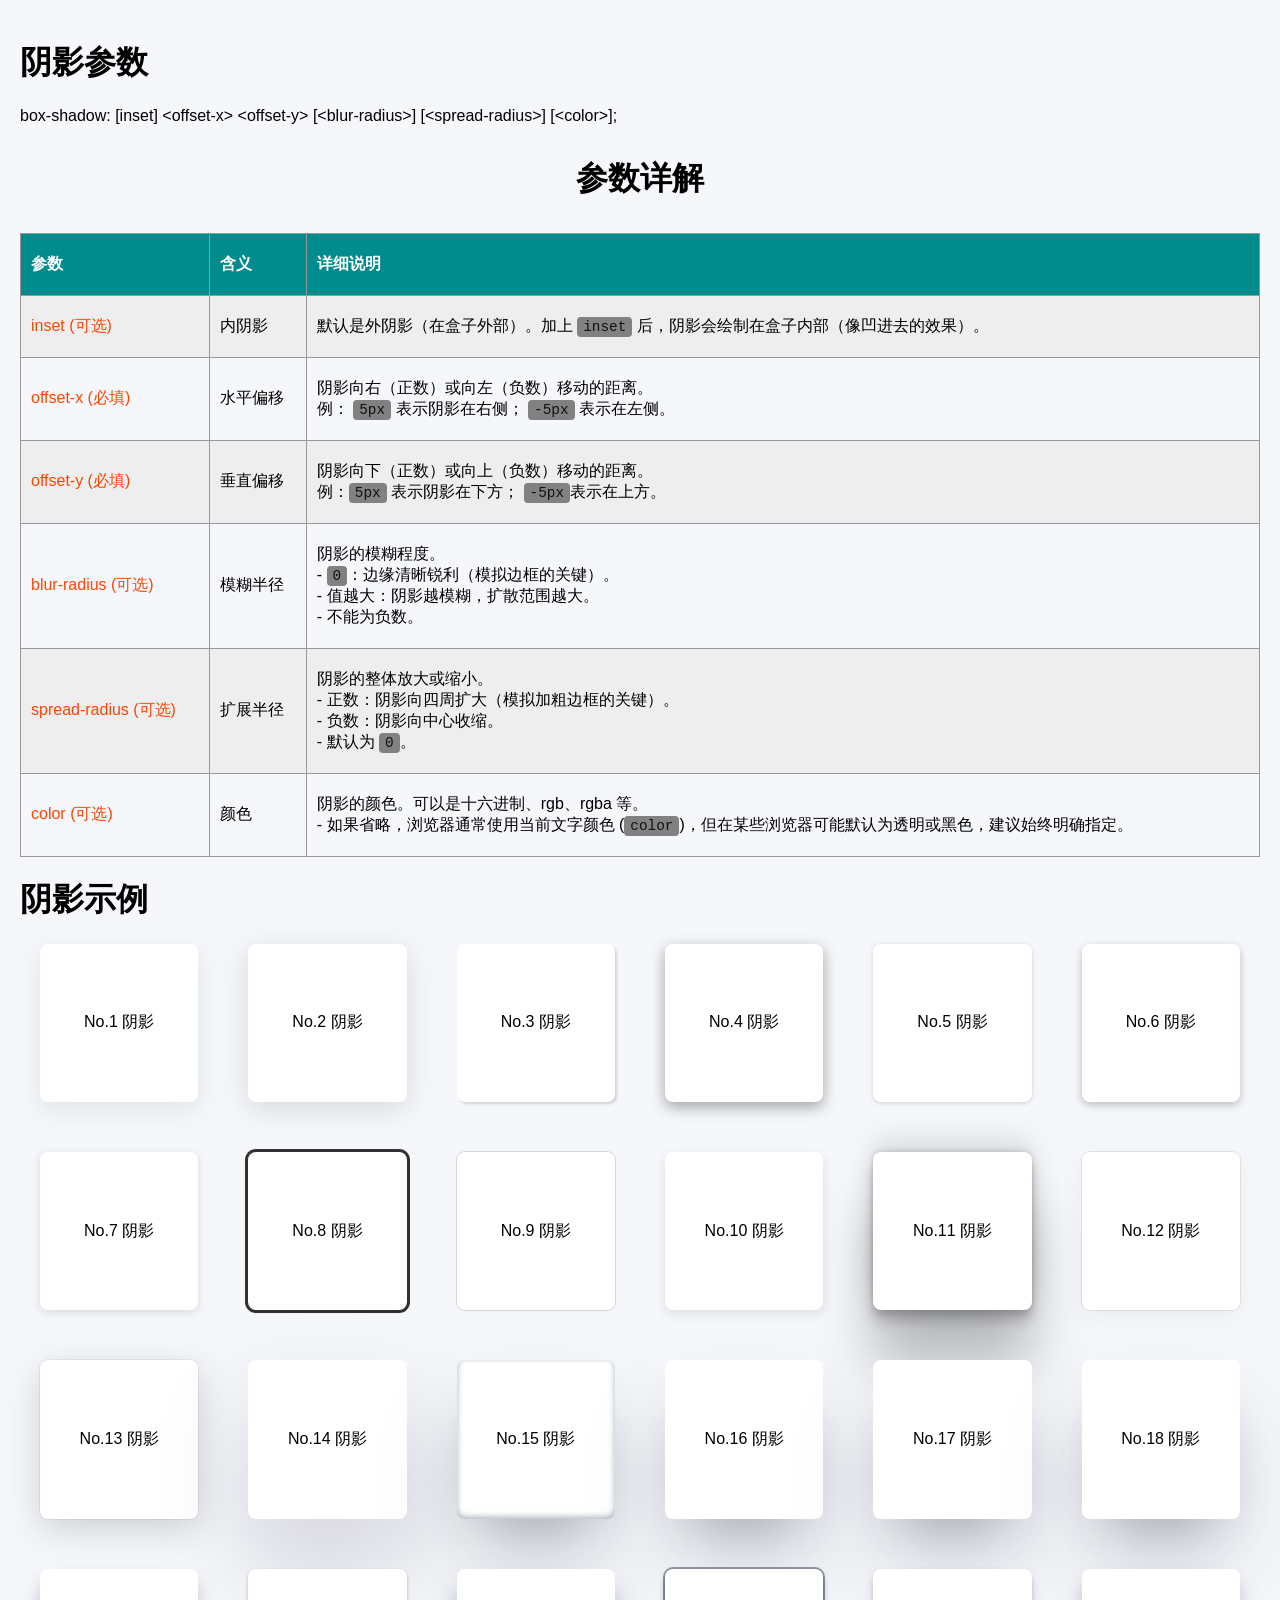
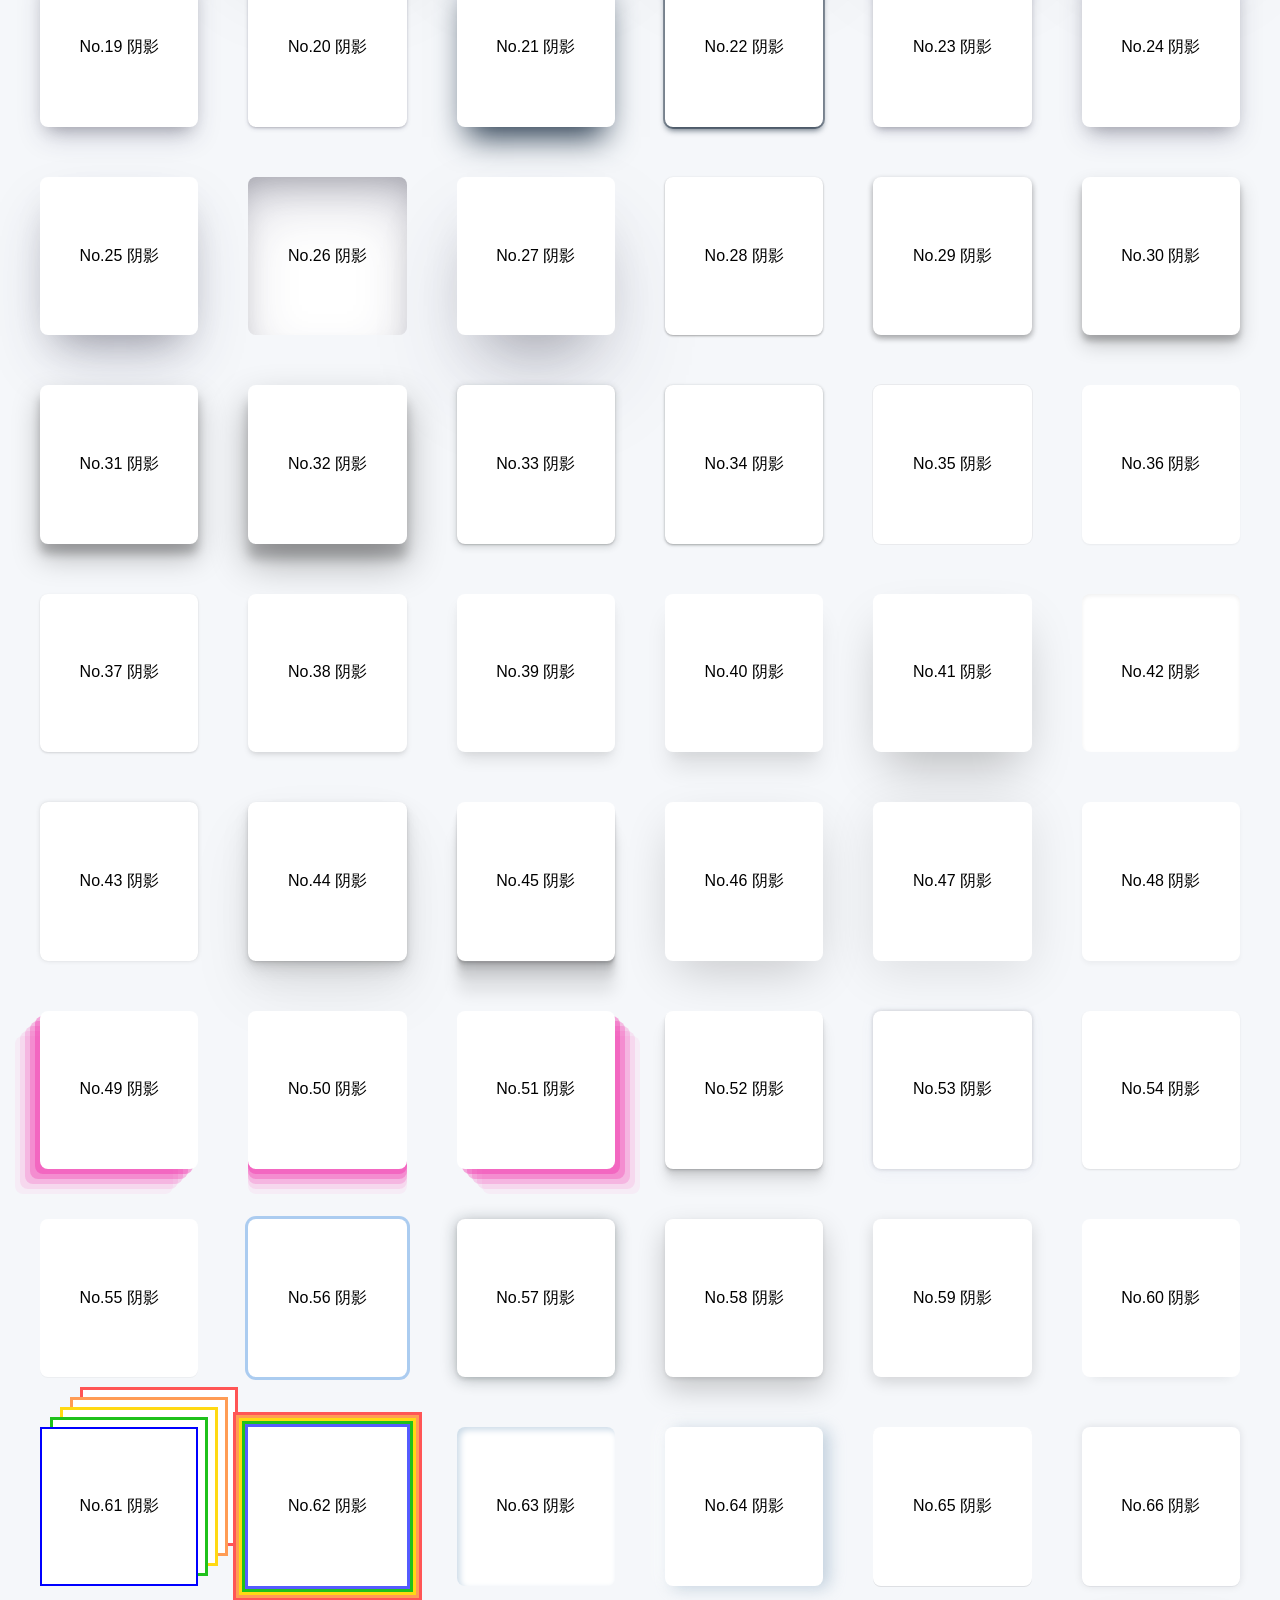
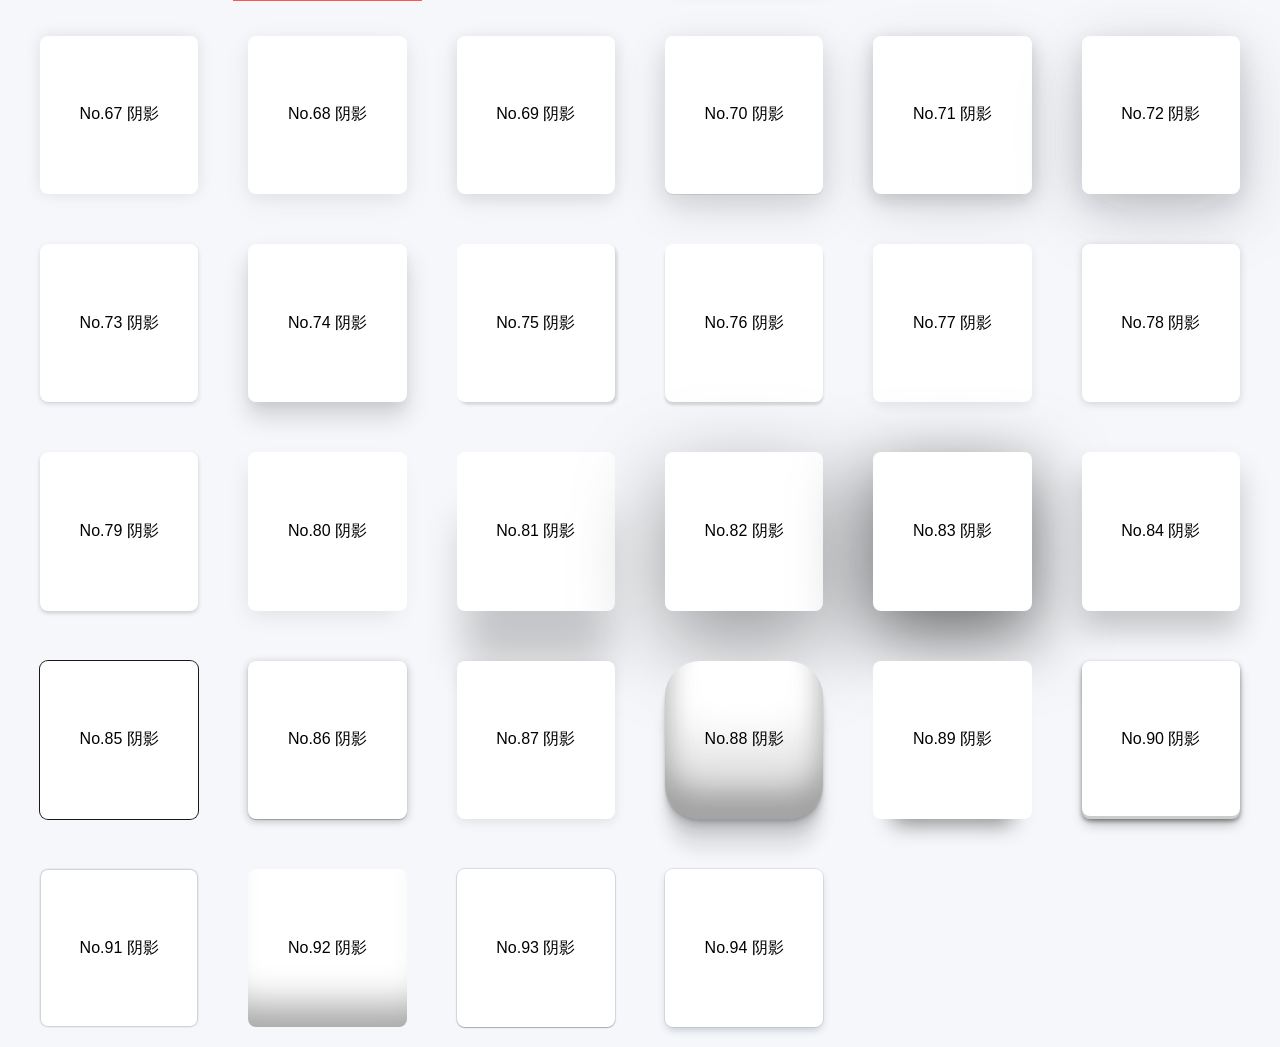
<file: index.html>
<!DOCTYPE html>
<html lang="zh-CN">
<head>
    <meta charset="UTF-8">
    <meta name="viewport" content="width=device-width, initial-scale=1.0">
    <link rel="stylesheet" href=".\shadow.css">
    <link rel="icon" type="image/svg+xml" href="favicon.svg">
    <title>阴影示例</title>
    <style>
        body {
            font-family: -apple-system, BlinkMacSystemFont, 'Segoe UI', Roboto, Oxygen, Ubuntu, Cantarell, 'Open Sans', 'Helvetica Neue', sans-serif;
            padding: 20px;
            background-color: #f5f7fa;
            margin: 0;
        }

        .cards-container {
            display: grid;
            grid-template-columns: repeat(auto-fill, minmax(150px, 1fr));
            gap: 50px;
            max-width: 1200px;
            margin: 0 auto;
        }

        .card {
            width: 100%;
            height: 100%; /* Make card square */
            aspect-ratio: 1 / 1; /* Ensure the element is a square */
            background-color: white;
            border-radius: 8px;
            position: relative;
            transition: transform 0.2s ease, box-shadow 0.2s ease;
            display: flex;
        }

        .title {
            margin: auto;
        }

        .card:hover {
            transform: translateY(-5px);
            box-shadow: 0 4px 16px rgba(0, 0, 0, 0.15);
        }

        .card.special-border {
            border: 2px solid #3498db;
        }

        /* Tooltip Styles */
        .tooltip {
            visibility: hidden;
            opacity: 0;
            position: absolute;
            top: 0;
            left: 0;
            width: 100%;
            height: 100%;
            background-color: rgba(44, 62, 80, 0.9);
            color: white;
            text-align: center;
            border-radius: 8px;
            z-index: 10;
            transition: opacity 0.3s ease, visibility 0.3s ease;
            display: flex;
            flex-direction: column;
            justify-content: center;
            align-items: center;
        }

        .card:hover .tooltip {
            visibility: visible;
            opacity: 1;
        }

        .tooltip strong,
        .copy-btn {
            user-select: none;
        }

        .tooltip-code {
            background-color: #34495e;
            padding: 8px;
            border-radius: 4px;
            margin-bottom: 10px;
            font-family: monospace;
            word-break: break-all;
            overflow-wrap: break-word;
            max-height: 60%;
            overflow-y: auto;
            width: 90%;
        }

        .copy-btn {
            background-color: #3498db;
            color: white;
            border: none;
            padding: 8px 16px;
            border-radius: 4px;
            cursor: pointer;
            font-size: 14px;
            transition: background-color 0.2s ease;
        }

        .copy-btn:hover {
            background-color: #2980b9;
        }

        .copy-btn.copied {
            background-color: #2ecc71;
        }

        .close-btn {
            position: absolute;
            top: 5px;
            right: 10px;
            cursor: pointer;
            display: none;
        }
        table{
            width: 100%;
            border-collapse: collapse;
        }

        table caption{
            font-size: 2em;
            font-weight: bold;
            margin: 1em 0;
        }

        th,td{
            border: 1px solid #999;
            text-align: left;
            padding: 20px 10px;
        }

        table thead tr{
            background-color: #008c8c;
            color: #fff;
        }

        table tbody tr:nth-child(odd){
            background-color: #eee;
        }

        table tbody tr:hover{
            background-color: #ccc;
        }

        table tbody tr td:first-child{
            color: #f40;
        }

        table tfoot tr td{
            text-align: right;
            padding-right: 20px;
        }
        code {
            background-color: #818181; /* 浅灰色背景 */
            color: #111;               /* 深色文字 */
            padding: 2px 6px;          /* 内边距 */
            border-radius: 4px;        /* 圆角 */
            font-family: Consolas, Monaco, monospace; /* 等宽字体 */
            font-size: 0.9em;          /* 略小字号 */
        }

    </style>
</head>
<body>

<h1>阴影参数</h1>
<div id="shadowparam"></div>
<table>
    <caption>参数详解</caption>
    <thead>
        <tr>
            <th>参数</th>
            <th>含义</th>
            <th>详细说明</th>
        </tr>
    </thead>
    <tr>
        <td>inset (可选)</td>
        <td>内阴影</td>
        <td>默认是外阴影（在盒子外部）。加上 <code>inset</code> 后，阴影会绘制在盒子内部（像凹进去的效果）。</td>
    </tr>
    <tr>
        <td>offset-x (必填)</td>
        <td>水平偏移</td>
        <td>阴影向右（正数）或向左（负数）移动的距离。</br>
        例： <code>5px</code> 表示阴影在右侧； <code>-5px</code> 表示在左侧。</td>
    </tr>
    <tr>
        <td>offset-y (必填)</td>
        <td>垂直偏移</td>
        <td>阴影向下（正数）或向上（负数）移动的距离。</br>
        例：<code>5px</code> 表示阴影在下方； <code>-5px</code>表示在上方。</td>
    </tr>
    <tr>
        <td>blur-radius (可选)</td>
        <td>模糊半径</td>
        <td>阴影的模糊程度。</br>
        - <code>0</code>：边缘清晰锐利（模拟边框的关键）。</br>
        - 值越大：阴影越模糊，扩散范围越大。</br>
        - 不能为负数。</td>
    </tr>
    <tr>
        <td>spread-radius (可选)</td>
        <td>扩展半径</td>
        <td>阴影的整体放大或缩小。</br>
        - 正数：阴影向四周扩大（模拟加粗边框的关键）。</br>
        - 负数：阴影向中心收缩。</br>
        - 默认为 <code>0</code>。</td>
    </tr>
    <tr>
        <td>color (可选)</td>
        <td>颜色</td>
        <td>阴影的颜色。可以是十六进制、rgb、rgba 等。</br>
        - 如果省略，浏览器通常使用当前文字颜色 (<code>color</code>)，但在某些浏览器可能默认为透明或黑色，建议始终明确指定。</td>
    </tr>
</table>

<h1>阴影示例</h1>
<div class="cards-container" id="cardsContainer"></div>

<script>
    const rawCode = 'box-shadow: [inset] <offset-x> <offset-y> [<blur-radius>] [<spread-radius>] [<color>];';

    // 2. 调用函数进行转义
    document.getElementById('shadowparam').textContent = rawCode;

    const container = document.getElementById('cardsContainer');

    // --- 配置卡片数据 ---
    // 每个对象定义一张卡片的属性
    const cardsConfig = [
        // special: true添加特殊边框
        { id: 'bshadow1', title: 'No.1 阴影', text: 'box-shadow: rgba(149, 157, 165, 0.2) 0px 8px 24px;', special: false },
        { id: 'bshadow2', title: 'No.2 阴影', text: 'box-shadow: rgba(100, 100, 111, 0.2) 0px 7px 29px 0px;', special: false },
        { id: 'bshadow3', title: 'No.3 阴影', text: 'box-shadow: rgba(0, 0, 0, 0.15) 1.95px 1.95px 2.6px;', special: false },
        { id: 'bshadow4', title: 'No.4 阴影', text: 'box-shadow: rgba(0, 0, 0, 0.35) 0px 5px 15px;', special: false },
        { id: 'bshadow5', title: 'No.5 阴影', text: 'box-shadow: rgba(0, 0, 0, 0.16) 0px 1px 4px;', special: false },
        { id: 'bshadow6', title: 'No.6 阴影', text: 'box-shadow: rgba(0, 0, 0, 0.24) 0px 3px 8px;', special: false },
        { id: 'bshadow7', title: 'No.7 阴影', text: 'box-shadow: rgba(99, 99, 99, 0.2) 0px 2px 8px 0px;', special: false },
        { id: 'bshadow8', title: 'No.8 阴影', text: 'box-shadow: rgba(0, 0, 0, 0.16) 0px 1px 4px, rgb(51, 51, 51) 0px 0px 0px 3px;', special: false },
        { id: 'bshadow9', title: 'No.9 阴影', text: 'box-shadow: rgba(0, 0, 0, 0.02) 0px 1px 3px 0px, rgba(27, 31, 35, 0.15) 0px 0px 0px 1px;', special: false },
        { id: 'bshadow10', title: 'No.10 阴影', text: 'box-shadow: rgba(0, 0, 0, 0.1) 0px 4px 12px;', special: false },
        { id: 'bshadow11', title: 'No.11 阴影', text: 'box-shadow: rgba(0, 0, 0, 0.25) 0px 54px 55px, rgba(0, 0, 0, 0.12) 0px -12px 30px, rgba(0, 0, 0, 0.12) 0px 4px 6px, rgba(0, 0, 0, 0.17) 0px 12px 13px, rgba(0, 0, 0, 0.09) 0px -3px 5px;', special: false },
        { id: 'bshadow12', title: 'No.12 阴影', text: 'box-shadow: rgba(0, 0, 0, 0.05) 0px 6px 24px 0px, rgba(0, 0, 0, 0.08) 0px 0px 0px 1px;', special: false },
        { id: 'bshadow13', title: 'No.13 阴影', text: 'box-shadow: rgba(0, 0, 0, 0.16) 0px 10px 36px 0px, rgba(0, 0, 0, 0.06) 0px 0px 0px 1px;', special: false },
        { id: 'bshadow14', title: 'No.14 阴影', text: 'box-shadow: rgba(17, 12, 46, 0.15) 0px 48px 100px 0px;', special: false },
        { id: 'bshadow15', title: 'No.15 阴影', text: 'box-shadow: rgba(50, 50, 93, 0.25) 0px 50px 100px -20px, rgba(0, 0, 0, 0.3) 0px 30px 60px -30px, rgba(10, 37, 64, 0.35) 0px -2px 6px 0px inset;', special: false },
        { id: 'bshadow16', title: 'No.16 阴影', text: 'box-shadow: rgba(255, 255, 255, 0.1) 0px 1px 1px 0px inset, rgba(50, 50, 93, 0.25) 0px 50px 100px -20px, rgba(0, 0, 0, 0.3) 0px 30px 60px -30px;', special: false },
        { id: 'bshadow17', title: 'No.17 阴影', text: 'box-shadow: rgba(50, 50, 93, 0.25) 0px 50px 100px -20px, rgba(0, 0, 0, 0.3) 0px 30px 60px -30px;', special: false },
        { id: 'bshadow18', title: 'No.18 阴影', text: 'box-shadow: rgba(50, 50, 93, 0.25) 0px 50px 100px -20px, rgba(0, 0, 0, 0.3) 0px 30px 60px -30px;', special: false },
        { id: 'bshadow19', title: 'No.19 阴影', text: 'box-shadow: rgba(50, 50, 93, 0.25) 0px 13px 27px -5px, rgba(0, 0, 0, 0.3) 0px 8px 16px -8px;', special: false },
        { id: 'bshadow20', title: 'No.20 阴影', text: 'box-shadow: rgba(50, 50, 93, 0.25) 0px 2px 5px -1px, rgba(0, 0, 0, 0.3) 0px 1px 3px -1px;', special: false },
        { id: 'bshadow21', title: 'No.21 阴影', text: 'box-shadow: rgb(38, 57, 77) 0px 20px 30px -10px;', special: false },
        { id: 'bshadow22', title: 'No.22 阴影', text: 'box-shadow: rgba(6, 24, 44, 0.4) 0px 0px 0px 2px, rgba(6, 24, 44, 0.65) 0px 4px 6px -1px, rgba(255, 255, 255, 0.08) 0px 1px 0px inset;', special: false },
        { id: 'bshadow23', title: 'No.23 阴影', text: 'box-shadow: rgba(50, 50, 93, 0.25) 0px 6px 12px -2px, rgba(0, 0, 0, 0.3) 0px 3px 7px -3px;', special: false },
        { id: 'bshadow24', title: 'No.24 阴影', text: 'box-shadow: rgba(50, 50, 93, 0.25) 0px 13px 27px -5px, rgba(0, 0, 0, 0.3) 0px 8px 16px -8px;', special: false },
        { id: 'bshadow25', title: 'No.25 阴影', text: 'box-shadow: rgba(50, 50, 93, 0.25) 0px 30px 60px -12px, rgba(0, 0, 0, 0.3) 0px 18px 36px -18px;', special: false },
        { id: 'bshadow26', title: 'No.26 阴影', text: 'box-shadow: rgba(50, 50, 93, 0.25) 0px 30px 60px -12px inset, rgba(0, 0, 0, 0.3) 0px 18px 36px -18px inset;', special: false },
        { id: 'bshadow27', title: 'No.27 阴影', text: 'box-shadow: rgba(50, 50, 93, 0.25) 0px 50px 100px -20px, rgba(0, 0, 0, 0.3) 0px 30px 60px -30px;', special: false },
        { id: 'bshadow28', title: 'No.28 阴影', text: 'box-shadow: rgba(0, 0, 0, 0.12) 0px 1px 3px, rgba(0, 0, 0, 0.24) 0px 1px 2px;', special: false },
        { id: 'bshadow29', title: 'No.29 阴影', text: 'box-shadow: rgba(0, 0, 0, 0.16) 0px 3px 6px, rgba(0, 0, 0, 0.23) 0px 3px 6px;', special: false },
        { id: 'bshadow30', title: 'No.30 阴影', text: 'box-shadow: rgba(0, 0, 0, 0.19) 0px 10px 20px, rgba(0, 0, 0, 0.23) 0px 6px 6px;', special: false },
        { id: 'bshadow31', title: 'No.31 阴影', text: 'box-shadow: rgba(0, 0, 0, 0.25) 0px 14px 28px, rgba(0, 0, 0, 0.22) 0px 10px 10px;', special: false },
        { id: 'bshadow32', title: 'No.32 阴影', text: 'box-shadow: rgba(0, 0, 0, 0.3) 0px 19px 38px, rgba(0, 0, 0, 0.22) 0px 15px 12px;', special: false },
        { id: 'bshadow33', title: 'No.33 阴影', text: 'box-shadow: rgba(60, 64, 67, 0.3) 0px 1px 2px 0px, rgba(60, 64, 67, 0.15) 0px 2px 6px 2px;', special: false },
        { id: 'bshadow34', title: 'No.34 阴影', text: 'box-shadow: rgba(60, 64, 67, 0.3) 0px 1px 2px 0px, rgba(60, 64, 67, 0.15) 0px 1px 3px 1px;', special: false },
        { id: 'bshadow35', title: 'No.35 阴影', text: 'box-shadow: rgba(0, 0, 0, 0.05) 0px 0px 0px 1px;', special: false },
        { id: 'bshadow36', title: 'No.36 阴影', text: 'box-shadow: rgba(0, 0, 0, 0.05) 0px 1px 2px 0px;', special: false },
        { id: 'bshadow37', title: 'No.37 阴影', text: 'box-shadow: rgba(0, 0, 0, 0.1) 0px 1px 3px 0px, rgba(0, 0, 0, 0.06) 0px 1px 2px 0px;', special: false },
        { id: 'bshadow38', title: 'No.38 阴影', text: 'box-shadow: rgba(0, 0, 0, 0.1) 0px 4px 6px -1px, rgba(0, 0, 0, 0.06) 0px 2px 4px -1px;', special: false },
        { id: 'bshadow39', title: 'No.39 阴影', text: 'box-shadow: rgba(0, 0, 0, 0.1) 0px 10px 15px -3px, rgba(0, 0, 0, 0.05) 0px 4px 6px -2px;', special: false },
        { id: 'bshadow40', title: 'No.40 阴影', text: 'box-shadow: rgba(0, 0, 0, 0.1) 0px 20px 25px -5px, rgba(0, 0, 0, 0.04) 0px 10px 10px -5px;', special: false },
        { id: 'bshadow41', title: 'No.41 阴影', text: 'box-shadow: rgba(0, 0, 0, 0.25) 0px 25px 50px -12px;', special: false },
        { id: 'bshadow42', title: 'No.42 阴影', text: 'box-shadow: rgba(0, 0, 0, 0.06) 0px 2px 4px 0px inset;', special: false },
        { id: 'bshadow43', title: 'No.43 阴影', text: 'box-shadow: rgba(0, 0, 0, 0.1) 0px 0px 5px 0px, rgba(0, 0, 0, 0.1) 0px 0px 1px 0px;', special: false },
        { id: 'bshadow44', title: 'No.44 阴影', text: 'box-shadow: rgba(0, 0, 0, 0.07) 0px 1px 2px, rgba(0, 0, 0, 0.07) 0px 2px 4px, rgba(0, 0, 0, 0.07) 0px 4px 8px, rgba(0, 0, 0, 0.07) 0px 8px 16px, rgba(0, 0, 0, 0.07) 0px 16px 32px, rgba(0, 0, 0, 0.07) 0px 32px 64px;', special: false },
        { id: 'bshadow45', title: 'No.45 阴影', text: 'box-shadow: rgba(0, 0, 0, 0.09) 0px 2px 1px, rgba(0, 0, 0, 0.09) 0px 4px 2px, rgba(0, 0, 0, 0.09) 0px 8px 4px, rgba(0, 0, 0, 0.09) 0px 16px 8px, rgba(0, 0, 0, 0.09) 0px 32px 16px;', special: false },
        { id: 'bshadow46', title: 'No.46 阴影', text: 'box-shadow: rgba(0, 0, 0, 0.2) 0px 18px 50px -10px;', special: false },
        { id: 'bshadow47', title: 'No.47 阴影', text: 'box-shadow: rgba(0, 0, 0, 0.1) 0px 10px 50px;', special: false },
        { id: 'bshadow48', title: 'No.48 阴影', text: 'box-shadow: rgba(0, 0, 0, 0.04) 0px 3px 5px;', special: false },
        { id: 'bshadow49', title: 'No.49 阴影', text: 'box-shadow: rgba(240, 46, 170, 0.4) -5px 5px, rgba(240, 46, 170, 0.3) -10px 10px, rgba(240, 46, 170, 0.2) -15px 15px, rgba(240, 46, 170, 0.1) -20px 20px, rgba(240, 46, 170, 0.05) -25px 25px;', special: false },
        { id: 'bshadow50', title: 'No.50 阴影', text: 'box-shadow: rgba(240, 46, 170, 0.4) 0px 5px, rgba(240, 46, 170, 0.3) 0px 10px, rgba(240, 46, 170, 0.2) 0px 15px, rgba(240, 46, 170, 0.1) 0px 20px, rgba(240, 46, 170, 0.05) 0px 25px;', special: false },
        { id: 'bshadow51', title: 'No.51 阴影', text: 'box-shadow: rgba(240, 46, 170, 0.4) 5px 5px, rgba(240, 46, 170, 0.3) 10px 10px, rgba(240, 46, 170, 0.2) 15px 15px, rgba(240, 46, 170, 0.1) 20px 20px, rgba(240, 46, 170, 0.05) 25px 25px;', special: false },
        { id: 'bshadow52', title: 'No.52 阴影', text: 'box-shadow: rgba(0, 0, 0, 0.07) 0px 1px 1px, rgba(0, 0, 0, 0.07) 0px 2px 2px, rgba(0, 0, 0, 0.07) 0px 4px 4px, rgba(0, 0, 0, 0.07) 0px 8px 8px, rgba(0, 0, 0, 0.07) 0px 16px 16px;', special: false },
        { id: 'bshadow53', title: 'No.53 阴影', text: 'box-shadow: rgba(67, 71, 85, 0.27) 0px 0px 0.25em, rgba(90, 125, 188, 0.05) 0px 0.25em 1em;', special: false },
        { id: 'bshadow54', title: 'No.54 阴影', text: 'box-shadow: rgba(0, 0, 0, 0.1) 0px 1px 2px 0px;', special: false },
        { id: 'bshadow55', title: 'No.55 阴影', text: 'box-shadow: rgba(27, 31, 35, 0.04) 0px 1px 0px, rgba(255, 255, 255, 0.25) 0px 1px 0px inset;', special: false },
        { id: 'bshadow56', title: 'No.56 阴影', text: 'box-shadow: rgba(3, 102, 214, 0.3) 0px 0px 0px 3px;', special: false },
        { id: 'bshadow57', title: 'No.57 阴影', text: 'box-shadow: rgba(14, 30, 37, 0.12) 0px 2px 4px 0px, rgba(14, 30, 37, 0.32) 0px 2px 16px 0px;', special: false },
        { id: 'bshadow58', title: 'No.58 阴影', text: 'box-shadow: rgba(0, 0, 0, 0.2) 0px 12px 28px 0px, rgba(0, 0, 0, 0.1) 0px 2px 4px 0px, rgba(255, 255, 255, 0.05) 0px 0px 0px 1px inset;', special: false },
        { id: 'bshadow59', title: 'No.59 阴影', text: 'box-shadow: rgba(0, 0, 0, 0.15) 0px 5px 15px 0px;', special: false },
        { id: 'bshadow60', title: 'No.60 阴影', text: 'box-shadow: rgba(33, 35, 38, 0.1) 0px 10px 10px -10px;', special: false },
        { id: 'bshadow61', title: 'No.61 阴影', text: 'box-shadow: blue 0px 0px 0px 2px inset, rgb(255, 255, 255) 10px -10px 0px -3px, rgb(31, 193, 27) 10px -10px, rgb(255, 255, 255) 20px -20px 0px -3px, rgb(255, 217, 19) 20px -20px, rgb(255, 255, 255) 30px -30px 0px -3px, rgb(255, 156, 85) 30px -30px, rgb(255, 255, 255) 40px -40px 0px -3px, rgb(255, 85, 85) 40px -40px; border-radius: 0px;', special: false },
        { id: 'bshadow62', title: 'No.62 阴影', text: 'box-shadow: rgb(85, 91, 255) 0px 0px 0px 3px, rgb(31, 193, 27) 0px 0px 0px 6px, rgb(255, 217, 19) 0px 0px 0px 9px, rgb(255, 156, 85) 0px 0px 0px 12px, rgb(255, 85, 85) 0px 0px 0px 15px; border-radius: 0px;', special: false },
        { id: 'bshadow63', title: 'No.63 阴影', text: 'box-shadow: rgb(204, 219, 232) 3px 3px 6px 0px inset, rgba(255, 255, 255, 0.5) -3px -3px 6px 1px inset;', special: false },
        { id: 'bshadow64', title: 'No.64 阴影', text: 'box-shadow: rgba(136, 165, 191, 0.48) 6px 2px 16px 0px, rgba(255, 255, 255, 0.8) -6px -2px 16px 0px;', special: false },
        { id: 'bshadow65', title: 'No.65 阴影', text: 'box-shadow: rgba(17, 17, 26, 0.1) 0px 1px 0px;', special: false },
        { id: 'bshadow66', title: 'No.66 阴影', text: 'box-shadow: rgba(17, 17, 26, 0.05) 0px 1px 0px, rgba(17, 17, 26, 0.1) 0px 0px 8px;', special: false },
        { id: 'bshadow67', title: 'No.67 阴影', text: 'box-shadow: rgba(17, 17, 26, 0.1) 0px 0px 16px;', special: false },
        { id: 'bshadow68', title: 'No.68 阴影', text: 'box-shadow: rgba(17, 17, 26, 0.05) 0px 4px 16px, rgba(17, 17, 26, 0.05) 0px 8px 32px;', special: false },
        { id: 'bshadow69', title: 'No.69 阴影', text: 'box-shadow: rgba(17, 17, 26, 0.1) 0px 4px 16px, rgba(17, 17, 26, 0.05) 0px 8px 32px;', special: false },
        { id: 'bshadow70', title: 'No.70 阴影', text: 'box-shadow: rgba(17, 17, 26, 0.1) 0px 1px 0px, rgba(17, 17, 26, 0.1) 0px 8px 24px, rgba(17, 17, 26, 0.1) 0px 16px 48px;', special: false },
        { id: 'bshadow71', title: 'No.71 阴影', text: 'box-shadow: rgba(17, 17, 26, 0.1) 0px 4px 16px, rgba(17, 17, 26, 0.1) 0px 8px 24px, rgba(17, 17, 26, 0.1) 0px 16px 56px;', special: false },
        { id: 'bshadow72', title: 'No.72 阴影', text: 'box-shadow: rgba(17, 17, 26, 0.1) 0px 8px 24px, rgba(17, 17, 26, 0.1) 0px 16px 56px, rgba(17, 17, 26, 0.1) 0px 24px 80px;', special: false },
        { id: 'bshadow73', title: 'No.73 阴影', text: 'box-shadow: rgba(50, 50, 105, 0.15) 0px 2px 5px 0px, rgba(0, 0, 0, 0.05) 0px 1px 1px 0px;', special: false },
        { id: 'bshadow74', title: 'No.74 阴影', text: 'box-shadow: rgba(0, 0, 0, 0.15) 0px 15px 25px, rgba(0, 0, 0, 0.05) 0px 5px 10px;', special: false },
        { id: 'bshadow75', title: 'No.75 阴影', text: 'box-shadow: rgba(0, 0, 0, 0.15) 2.4px 2.4px 3.2px;', special: false },
        { id: 'bshadow76', title: 'No.76 阴影', text: 'box-shadow: rgba(0, 0, 0, 0.15) 0px 3px 3px 0px;', special: false },
        { id: 'bshadow77', title: 'No.77 阴影', text: 'box-shadow: rgba(0, 0, 0, 0.08) 0px 4px 12px;', special: false },
        { id: 'bshadow78', title: 'No.78 阴影', text: 'box-shadow: rgba(0, 0, 0, 0.15) 0px 2px 8px;', special: false },
        { id: 'bshadow79', title: 'No.79 阴影', text: 'box-shadow: rgba(0, 0, 0, 0.18) 0px 2px 4px;', special: false },
        { id: 'bshadow80', title: 'No.80 阴影', text: 'box-shadow: rgba(0, 0, 0, 0.1) -4px 9px 25px -6px;', special: false },
        { id: 'bshadow81', title: 'No.81 阴影', text: 'box-shadow: rgba(0, 0, 0, 0.2) 0px 60px 40px -7px;', special: false },
        { id: 'bshadow82', title: 'No.82 阴影', text: 'box-shadow: rgba(0, 0, 0, 0.4) 0px 30px 90px;', special: false },
        { id: 'bshadow83', title: 'No.83 阴影', text: 'box-shadow: rgba(0, 0, 0, 0.56) 0px 22px 70px 4px;', special: false },
        { id: 'bshadow84', title: 'No.84 阴影', text: 'box-shadow: rgba(0, 0, 0, 0.2) 0px 20px 30px;', special: false },
        { id: 'bshadow85', title: 'No.85 阴影', text: 'box-shadow: rgba(255, 255, 255, 0.2) 0px 0px 0px 1px inset, rgba(0, 0, 0, 0.9) 0px 0px 0px 1px;', special: false },
        { id: 'bshadow86', title: 'No.86 阴影', text: 'box-shadow: rgba(0, 0, 0, 0.25) 0px 0.0625em 0.0625em, rgba(0, 0, 0, 0.25) 0px 0.125em 0.5em, rgba(255, 255, 255, 0.1) 0px 0px 0px 1px inset;', special: false },
        { id: 'bshadow87', title: 'No.87 阴影', text: 'box-shadow: rgba(0, 0, 0, 0.09) 0px 3px 12px;', special: false },
        { id: 'bshadow88', title: 'No.88 阴影', text: 'box-shadow: rgba(0, 0, 0, 0.17) 0px -23px 25px 0px inset, rgba(0, 0, 0, 0.15) 0px -36px 30px 0px inset, rgba(0, 0, 0, 0.1) 0px -79px 40px 0px inset, rgba(0, 0, 0, 0.06) 0px 2px 1px, rgba(0, 0, 0, 0.09) 0px 4px 2px, rgba(0, 0, 0, 0.09) 0px 8px 4px, rgba(0, 0, 0, 0.09) 0px 16px 8px, rgba(0, 0, 0, 0.09) 0px 32px 16px; border-radius: 35px;', special: false },
        { id: 'bshadow89', title: 'No.89 阴影', text: 'box-shadow: rgba(0, 0, 0, 0.45) 0px 25px 20px -20px;', special: false },
        { id: 'bshadow90', title: 'No.90 阴影', text: 'box-shadow: rgba(0, 0, 0, 0.4) 0px 2px 4px, rgba(0, 0, 0, 0.3) 0px 7px 13px -3px, rgba(0, 0, 0, 0.2) 0px -3px 0px inset;', special: false },
        { id: 'bshadow91', title: 'No.91 阴影', text: 'box-shadow: rgba(0, 0, 0, 0.05) 0px 0px 0px 1px, rgb(209, 213, 219) 0px 0px 0px 1px inset;', special: false },
        { id: 'bshadow92', title: 'No.92 阴影', text: 'box-shadow: rgba(0, 0, 0, 0.35) 0px -50px 36px -28px inset;', special: false },
        { id: 'bshadow93', title: 'No.93 阴影', text: 'box-shadow: rgba(9, 30, 66, 0.25) 0px 1px 1px, rgba(9, 30, 66, 0.13) 0px 0px 1px 1px;', special: false },
        { id: 'bshadow94', title: 'No.94 阴影', text: 'box-shadow: rgba(9, 30, 66, 0.25) 0px 4px 8px -2px, rgba(9, 30, 66, 0.08) 0px 0px 0px 1px;', special: false }
        // 可以继续添加更多卡片配置...
    ];

    // --- 批量生成卡片 ---
    cardsConfig.forEach(config => {
        // 生成card div
        const cardDiv = document.createElement('div');
        cardDiv.className = 'card';
        cardDiv.id = config.id;

        // 创建特殊边框
        if (config.special) {
            cardDiv.classList.add('special-border');
        }

        // 创建标题
        cardDiv.innerHTML += `
            <div class="title">${config.title}</div>
        `;


        // 创建关闭按钮（保留此元素，以防未来需要）
        const closeBtn = document.createElement('span');
        closeBtn.className = 'close-btn';
        closeBtn.textContent = '×';
        cardDiv.appendChild(closeBtn);

        // 生成CSS代码字符串
        let cssCodeString = `${config.text}`;
        /*let cssCodeString = `${config.id} { width: 100%; height: 100%; aspect-ratio: 1 / 1; background-color: white; border-radius: 8px; box-shadow: 0 2px 8px rgba(0, 0, 0, 0.1);`;
        if (config.special) {
            cssCodeString += " border: 2px solid #3498db;";
        }
        cssCodeString += " }";*/

        // 格式化用于显示的CSS代码
        let formattedCssCode = `${config.text}`;
        /*
        let formattedCssCode = `${config.id} {<br>&nbsp;&nbsp;width: 100%;<br>&nbsp;&nbsp;height: 100%;<br>&nbsp;&nbsp;aspect-ratio: 1 / 1;<br>&nbsp;&nbsp;background-color: white;<br>&nbsp;&nbsp;border-radius: 8px;<br>&nbsp;&nbsp;box-shadow: 0 2px 8px rgba(0, 0, 0, 0.1);`;
        if (config.special) {
            formattedCssCode += "<br>&nbsp;&nbsp;border: 2px solid #3498db;";
        }
        formattedCssCode += "<br>}";*/

        // 创建提示框HTML
        cardDiv.innerHTML += `
            <div class="tooltip">
                <strong>CSS 代码:</strong>
                <div class="tooltip-code">${formattedCssCode}</div>
                <button class="copy-btn" data-target="${cssCodeString}">复制代码</button>
            </div>
        `;

        console.log(cardDiv);

        container.appendChild(cardDiv);
    });

    // --- 为所有复制按钮添加事件监听器 ---
    // 使用事件委托，只需在父容器上绑定一次事件
    container.addEventListener('click', function(event) {
        if (event.target.classList.contains('copy-btn')) {
            const targetCode = event.target.getAttribute('data-target');
            navigator.clipboard.writeText(targetCode).then(() => {
                // 提供反馈
                const originalText = event.target.textContent;
                event.target.textContent = '已复制!';
                event.target.classList.add('copied');

                setTimeout(() => {
                    event.target.textContent = originalText;
                    event.target.classList.remove('copied');
                }, 2000);
            }).catch(err => {
                console.error('无法复制文本: ', err);
                alert('复制失败，请手动选择文本。');
            });
        }
    });

    // --- 可选：为关闭按钮添加功能 ---
    // 同样使用事件委托
    container.addEventListener('click', function(event) {
        if (event.target.classList.contains('close-btn')) {
            event.target.closest('.card').remove(); // 直接移除卡片
        }
    });

    function escapeHtml(text) {
        if (typeof text !== 'string') {
            return String(text); // 如果不是字符串，先强制转换
        }
        
        return text.replace(/[&<>"']/g, function(match) {
            switch (match) {
                case '&': return '&amp;';
                case '<': return '&lt;';
                case '>': return '&gt;';
                case '"': return '&quot;';
                case "'": return '&#39;'; // 或 &apos; (但在某些旧浏览器中 &#39; 兼容性更好)
                default: return match;
            }
        });
    }
</script>

</body>

</html>
</file>
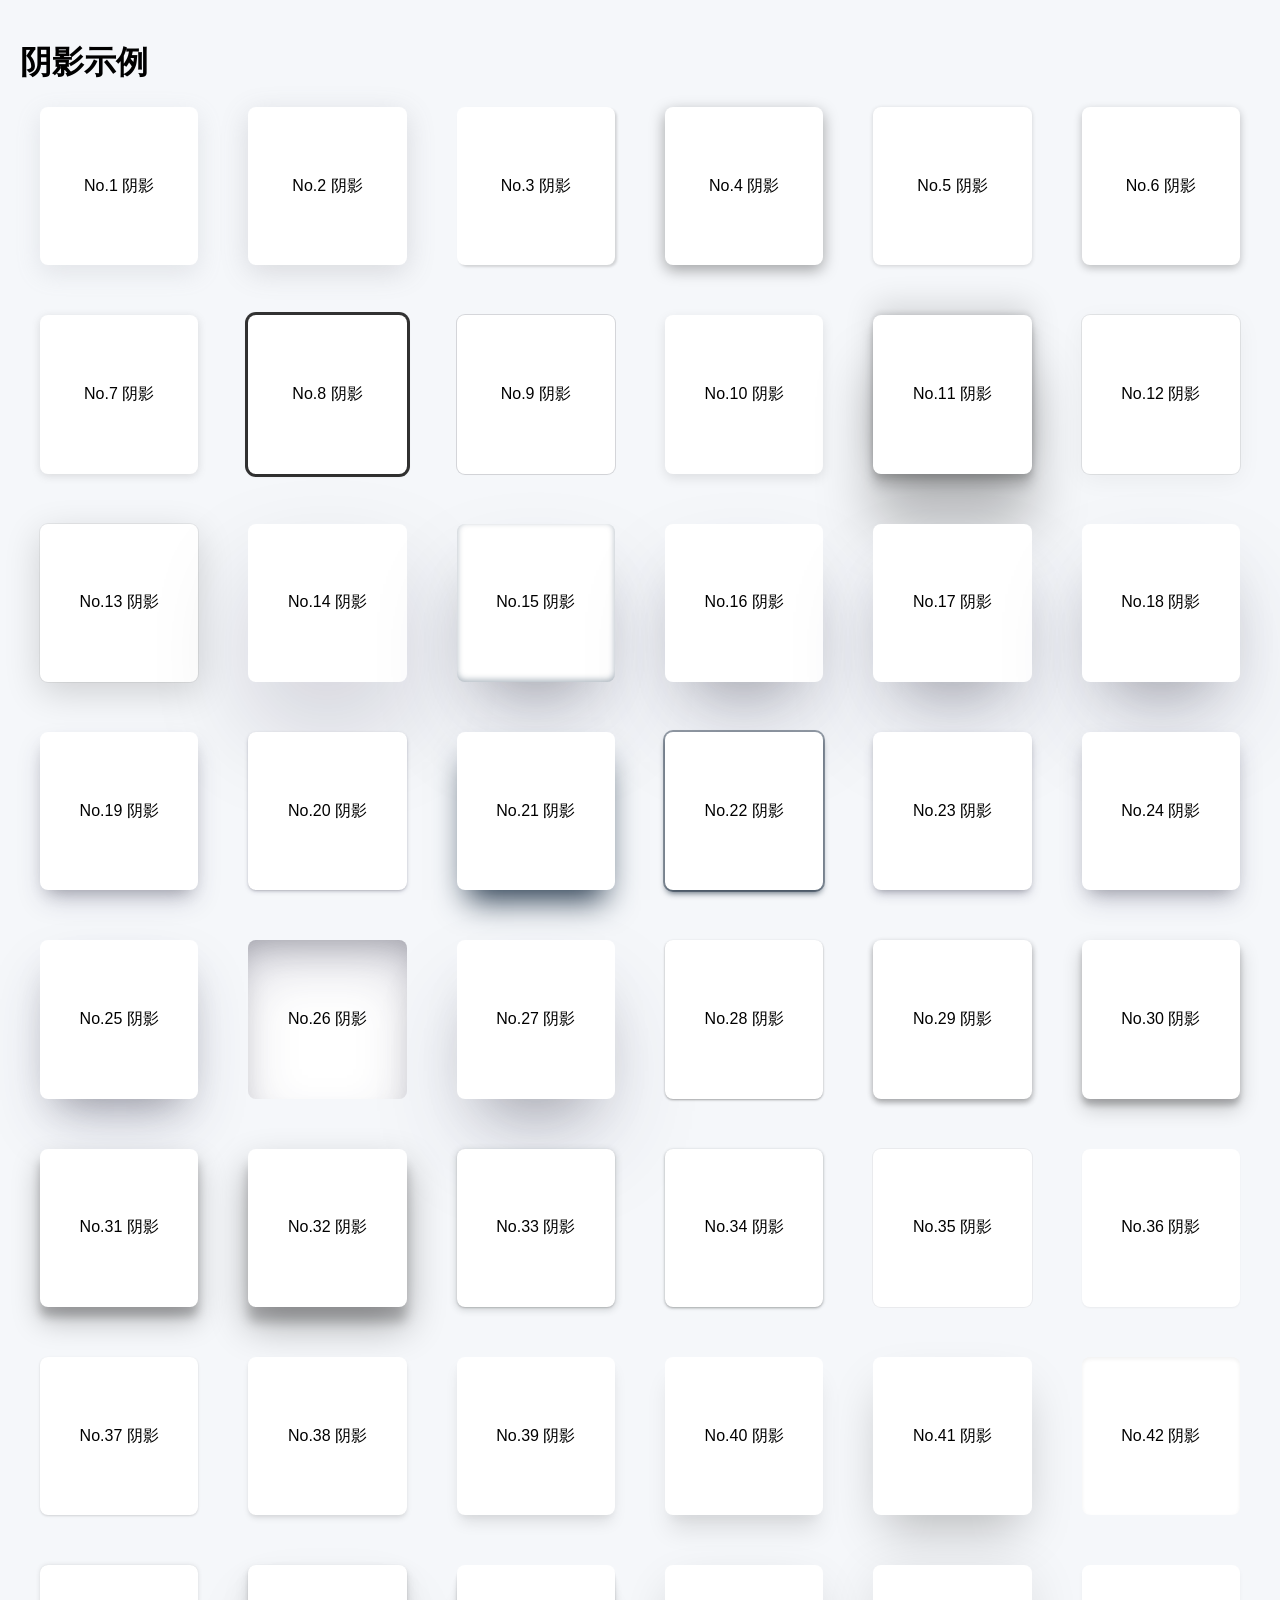
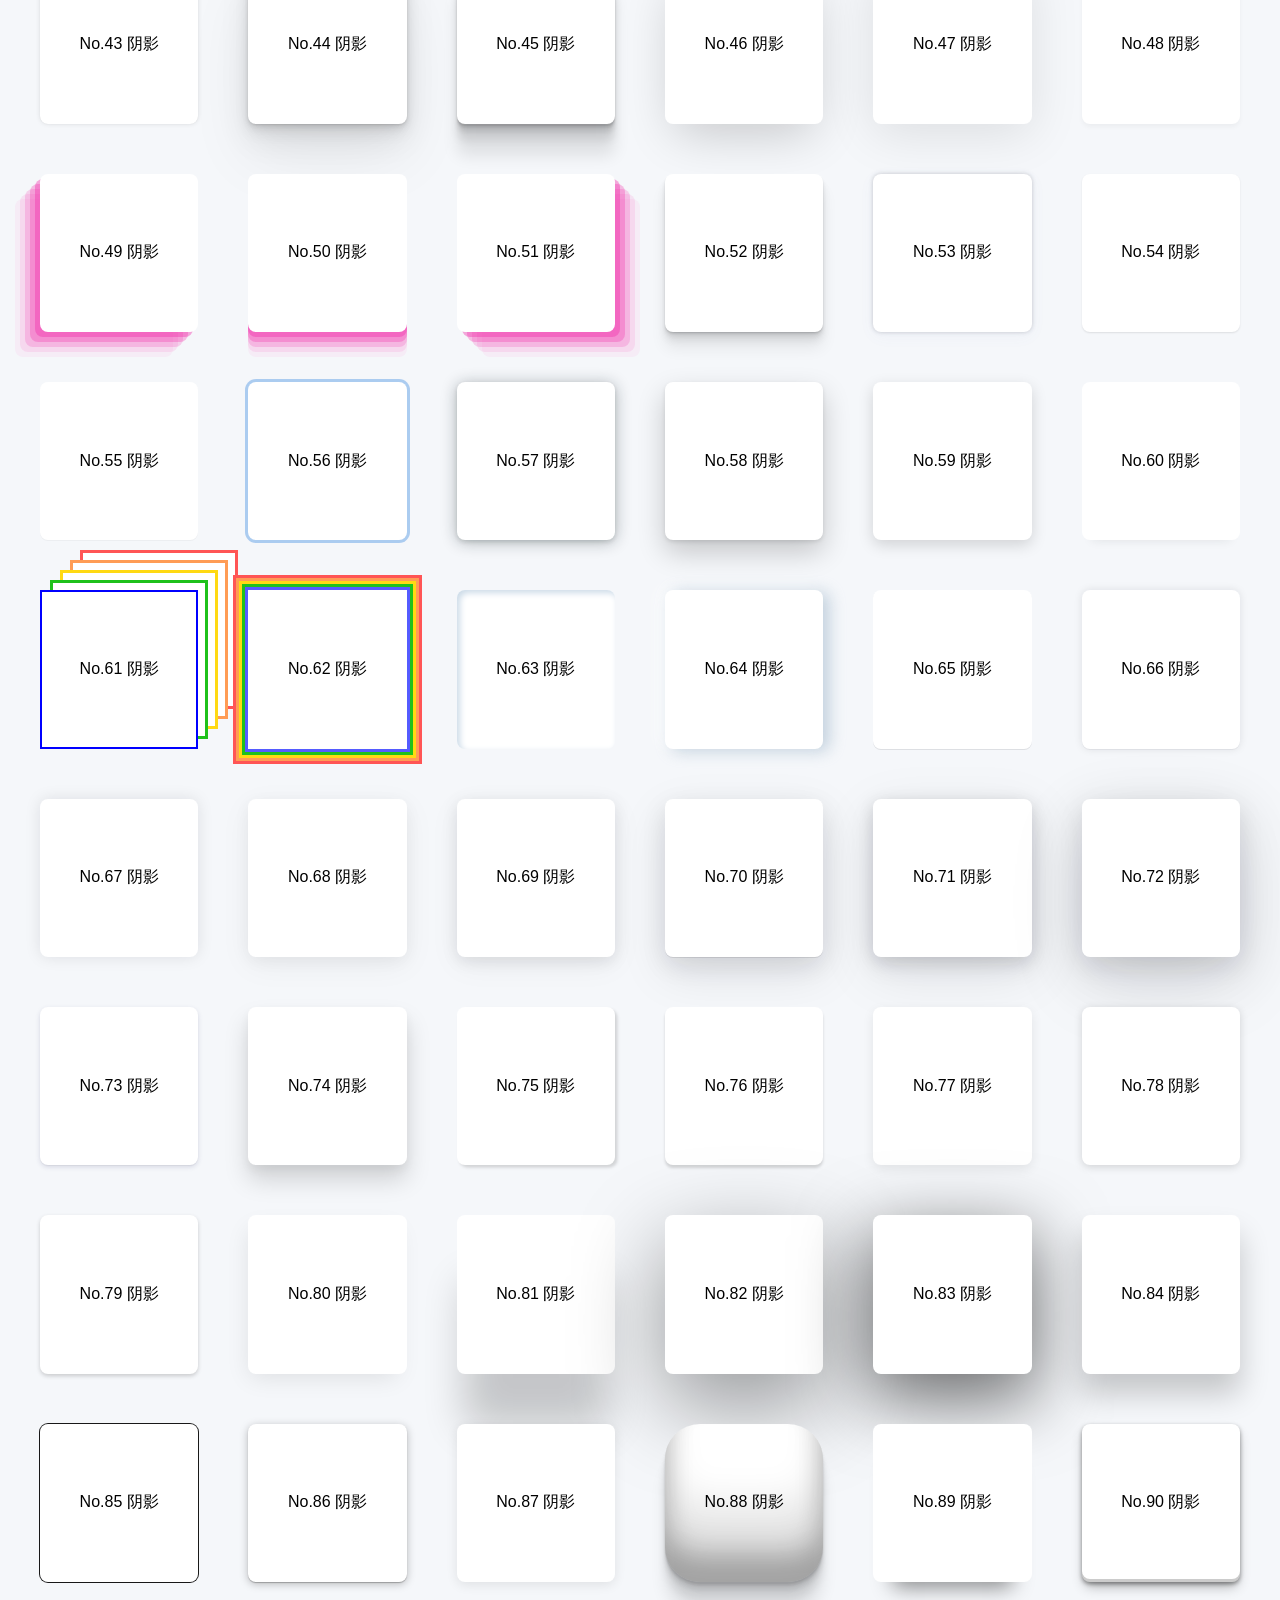
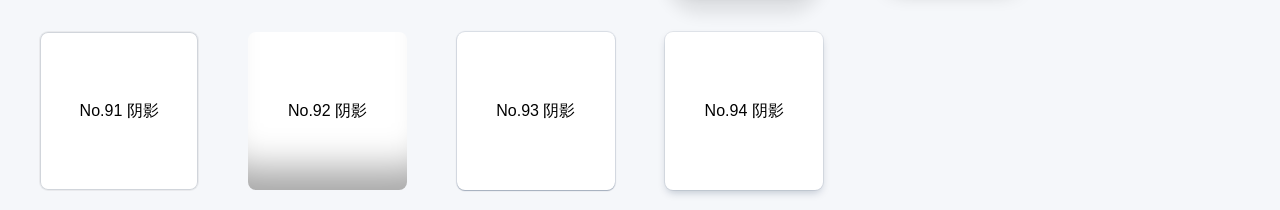
<file: shadowbox.html>
<!DOCTYPE html>
<html lang="zh-CN">
<head>
    <meta charset="UTF-8">
    <meta name="viewport" content="width=device-width, initial-scale=1.0">
    <link rel="stylesheet" href=".\shadow.css">
    <link rel="icon" type="image/svg+xml" href="favicon.svg">
    <title>阴影示例</title>
    <style>
        body {
            font-family: -apple-system, BlinkMacSystemFont, 'Segoe UI', Roboto, Oxygen, Ubuntu, Cantarell, 'Open Sans', 'Helvetica Neue', sans-serif;
            padding: 20px;
            background-color: #f5f7fa;
            margin: 0;
        }

        .cards-container {
            display: grid;
            grid-template-columns: repeat(auto-fill, minmax(150px, 1fr));
            gap: 50px;
            max-width: 1200px;
            margin: 0 auto;
        }

        .card {
            width: 100%;
            height: 100%; /* Make card square */
            aspect-ratio: 1 / 1; /* Ensure the element is a square */
            background-color: white;
            border-radius: 8px;
            position: relative;
            transition: transform 0.2s ease, box-shadow 0.2s ease;
            display: flex;
        }

        .title {
            margin: auto;
        }

        .card:hover {
            transform: translateY(-5px);
            box-shadow: 0 4px 16px rgba(0, 0, 0, 0.15);
        }

        .card.special-border {
            border: 2px solid #3498db;
        }

        /* Tooltip Styles */
        .tooltip {
            visibility: hidden;
            opacity: 0;
            position: absolute;
            top: 0;
            left: 0;
            width: 100%;
            height: 100%;
            background-color: rgba(44, 62, 80, 0.9);
            color: white;
            text-align: center;
            border-radius: 8px;
            z-index: 10;
            transition: opacity 0.3s ease, visibility 0.3s ease;
            display: flex;
            flex-direction: column;
            justify-content: center;
            align-items: center;
        }

        .card:hover .tooltip {
            visibility: visible;
            opacity: 1;
        }

        .tooltip strong,
        .copy-btn {
            user-select: none;
        }

        .tooltip-code {
            background-color: #34495e;
            padding: 8px;
            border-radius: 4px;
            margin-bottom: 10px;
            font-family: monospace;
            word-break: break-all;
            overflow-wrap: break-word;
            max-height: 60%;
            overflow-y: auto;
            width: 90%;
        }

        .copy-btn {
            background-color: #3498db;
            color: white;
            border: none;
            padding: 8px 16px;
            border-radius: 4px;
            cursor: pointer;
            font-size: 14px;
            transition: background-color 0.2s ease;
        }

        .copy-btn:hover {
            background-color: #2980b9;
        }

        .copy-btn.copied {
            background-color: #2ecc71;
        }

        .close-btn {
            position: absolute;
            top: 5px;
            right: 10px;
            cursor: pointer;
            display: none;
        }
    </style>
</head>
<body>

<h1>阴影示例</h1>
<div class="cards-container" id="cardsContainer">
</div>

<script>
    const container = document.getElementById('cardsContainer');

    // --- 配置卡片数据 ---
    // 每个对象定义一张卡片的属性
    const cardsConfig = [
        // special: true添加特殊边框
        { id: 'bshadow1', title: 'No.1 阴影', text: 'box-shadow: rgba(149, 157, 165, 0.2) 0px 8px 24px;', special: false },
        { id: 'bshadow2', title: 'No.2 阴影', text: 'box-shadow: rgba(100, 100, 111, 0.2) 0px 7px 29px 0px;', special: false },
        { id: 'bshadow3', title: 'No.3 阴影', text: 'box-shadow: rgba(0, 0, 0, 0.15) 1.95px 1.95px 2.6px;', special: false },
        { id: 'bshadow4', title: 'No.4 阴影', text: 'box-shadow: rgba(0, 0, 0, 0.35) 0px 5px 15px;', special: false },
        { id: 'bshadow5', title: 'No.5 阴影', text: 'box-shadow: rgba(0, 0, 0, 0.16) 0px 1px 4px;', special: false },
        { id: 'bshadow6', title: 'No.6 阴影', text: 'box-shadow: rgba(0, 0, 0, 0.24) 0px 3px 8px;', special: false },
        { id: 'bshadow7', title: 'No.7 阴影', text: 'box-shadow: rgba(99, 99, 99, 0.2) 0px 2px 8px 0px;', special: false },
        { id: 'bshadow8', title: 'No.8 阴影', text: 'box-shadow: rgba(0, 0, 0, 0.16) 0px 1px 4px, rgb(51, 51, 51) 0px 0px 0px 3px;', special: false },
        { id: 'bshadow9', title: 'No.9 阴影', text: 'box-shadow: rgba(0, 0, 0, 0.02) 0px 1px 3px 0px, rgba(27, 31, 35, 0.15) 0px 0px 0px 1px;', special: false },
        { id: 'bshadow10', title: 'No.10 阴影', text: 'box-shadow: rgba(0, 0, 0, 0.1) 0px 4px 12px;', special: false },
        { id: 'bshadow11', title: 'No.11 阴影', text: 'box-shadow: rgba(0, 0, 0, 0.25) 0px 54px 55px, rgba(0, 0, 0, 0.12) 0px -12px 30px, rgba(0, 0, 0, 0.12) 0px 4px 6px, rgba(0, 0, 0, 0.17) 0px 12px 13px, rgba(0, 0, 0, 0.09) 0px -3px 5px;', special: false },
        { id: 'bshadow12', title: 'No.12 阴影', text: 'box-shadow: rgba(0, 0, 0, 0.05) 0px 6px 24px 0px, rgba(0, 0, 0, 0.08) 0px 0px 0px 1px;', special: false },
        { id: 'bshadow13', title: 'No.13 阴影', text: 'box-shadow: rgba(0, 0, 0, 0.16) 0px 10px 36px 0px, rgba(0, 0, 0, 0.06) 0px 0px 0px 1px;', special: false },
        { id: 'bshadow14', title: 'No.14 阴影', text: 'box-shadow: rgba(17, 12, 46, 0.15) 0px 48px 100px 0px;', special: false },
        { id: 'bshadow15', title: 'No.15 阴影', text: 'box-shadow: rgba(50, 50, 93, 0.25) 0px 50px 100px -20px, rgba(0, 0, 0, 0.3) 0px 30px 60px -30px, rgba(10, 37, 64, 0.35) 0px -2px 6px 0px inset;', special: false },
        { id: 'bshadow16', title: 'No.16 阴影', text: 'box-shadow: rgba(255, 255, 255, 0.1) 0px 1px 1px 0px inset, rgba(50, 50, 93, 0.25) 0px 50px 100px -20px, rgba(0, 0, 0, 0.3) 0px 30px 60px -30px;', special: false },
        { id: 'bshadow17', title: 'No.17 阴影', text: 'box-shadow: rgba(50, 50, 93, 0.25) 0px 50px 100px -20px, rgba(0, 0, 0, 0.3) 0px 30px 60px -30px;', special: false },
        { id: 'bshadow18', title: 'No.18 阴影', text: 'box-shadow: rgba(50, 50, 93, 0.25) 0px 50px 100px -20px, rgba(0, 0, 0, 0.3) 0px 30px 60px -30px;', special: false },
        { id: 'bshadow19', title: 'No.19 阴影', text: 'box-shadow: rgba(50, 50, 93, 0.25) 0px 13px 27px -5px, rgba(0, 0, 0, 0.3) 0px 8px 16px -8px;', special: false },
        { id: 'bshadow20', title: 'No.20 阴影', text: 'box-shadow: rgba(50, 50, 93, 0.25) 0px 2px 5px -1px, rgba(0, 0, 0, 0.3) 0px 1px 3px -1px;', special: false },
        { id: 'bshadow21', title: 'No.21 阴影', text: 'box-shadow: rgb(38, 57, 77) 0px 20px 30px -10px;', special: false },
        { id: 'bshadow22', title: 'No.22 阴影', text: 'box-shadow: rgba(6, 24, 44, 0.4) 0px 0px 0px 2px, rgba(6, 24, 44, 0.65) 0px 4px 6px -1px, rgba(255, 255, 255, 0.08) 0px 1px 0px inset;', special: false },
        { id: 'bshadow23', title: 'No.23 阴影', text: 'box-shadow: rgba(50, 50, 93, 0.25) 0px 6px 12px -2px, rgba(0, 0, 0, 0.3) 0px 3px 7px -3px;', special: false },
        { id: 'bshadow24', title: 'No.24 阴影', text: 'box-shadow: rgba(50, 50, 93, 0.25) 0px 13px 27px -5px, rgba(0, 0, 0, 0.3) 0px 8px 16px -8px;', special: false },
        { id: 'bshadow25', title: 'No.25 阴影', text: 'box-shadow: rgba(50, 50, 93, 0.25) 0px 30px 60px -12px, rgba(0, 0, 0, 0.3) 0px 18px 36px -18px;', special: false },
        { id: 'bshadow26', title: 'No.26 阴影', text: 'box-shadow: rgba(50, 50, 93, 0.25) 0px 30px 60px -12px inset, rgba(0, 0, 0, 0.3) 0px 18px 36px -18px inset;', special: false },
        { id: 'bshadow27', title: 'No.27 阴影', text: 'box-shadow: rgba(50, 50, 93, 0.25) 0px 50px 100px -20px, rgba(0, 0, 0, 0.3) 0px 30px 60px -30px;', special: false },
        { id: 'bshadow28', title: 'No.28 阴影', text: 'box-shadow: rgba(0, 0, 0, 0.12) 0px 1px 3px, rgba(0, 0, 0, 0.24) 0px 1px 2px;', special: false },
        { id: 'bshadow29', title: 'No.29 阴影', text: 'box-shadow: rgba(0, 0, 0, 0.16) 0px 3px 6px, rgba(0, 0, 0, 0.23) 0px 3px 6px;', special: false },
        { id: 'bshadow30', title: 'No.30 阴影', text: 'box-shadow: rgba(0, 0, 0, 0.19) 0px 10px 20px, rgba(0, 0, 0, 0.23) 0px 6px 6px;', special: false },
        { id: 'bshadow31', title: 'No.31 阴影', text: 'box-shadow: rgba(0, 0, 0, 0.25) 0px 14px 28px, rgba(0, 0, 0, 0.22) 0px 10px 10px;', special: false },
        { id: 'bshadow32', title: 'No.32 阴影', text: 'box-shadow: rgba(0, 0, 0, 0.3) 0px 19px 38px, rgba(0, 0, 0, 0.22) 0px 15px 12px;', special: false },
        { id: 'bshadow33', title: 'No.33 阴影', text: 'box-shadow: rgba(60, 64, 67, 0.3) 0px 1px 2px 0px, rgba(60, 64, 67, 0.15) 0px 2px 6px 2px;', special: false },
        { id: 'bshadow34', title: 'No.34 阴影', text: 'box-shadow: rgba(60, 64, 67, 0.3) 0px 1px 2px 0px, rgba(60, 64, 67, 0.15) 0px 1px 3px 1px;', special: false },
        { id: 'bshadow35', title: 'No.35 阴影', text: 'box-shadow: rgba(0, 0, 0, 0.05) 0px 0px 0px 1px;', special: false },
        { id: 'bshadow36', title: 'No.36 阴影', text: 'box-shadow: rgba(0, 0, 0, 0.05) 0px 1px 2px 0px;', special: false },
        { id: 'bshadow37', title: 'No.37 阴影', text: 'box-shadow: rgba(0, 0, 0, 0.1) 0px 1px 3px 0px, rgba(0, 0, 0, 0.06) 0px 1px 2px 0px;', special: false },
        { id: 'bshadow38', title: 'No.38 阴影', text: 'box-shadow: rgba(0, 0, 0, 0.1) 0px 4px 6px -1px, rgba(0, 0, 0, 0.06) 0px 2px 4px -1px;', special: false },
        { id: 'bshadow39', title: 'No.39 阴影', text: 'box-shadow: rgba(0, 0, 0, 0.1) 0px 10px 15px -3px, rgba(0, 0, 0, 0.05) 0px 4px 6px -2px;', special: false },
        { id: 'bshadow40', title: 'No.40 阴影', text: 'box-shadow: rgba(0, 0, 0, 0.1) 0px 20px 25px -5px, rgba(0, 0, 0, 0.04) 0px 10px 10px -5px;', special: false },
        { id: 'bshadow41', title: 'No.41 阴影', text: 'box-shadow: rgba(0, 0, 0, 0.25) 0px 25px 50px -12px;', special: false },
        { id: 'bshadow42', title: 'No.42 阴影', text: 'box-shadow: rgba(0, 0, 0, 0.06) 0px 2px 4px 0px inset;', special: false },
        { id: 'bshadow43', title: 'No.43 阴影', text: 'box-shadow: rgba(0, 0, 0, 0.1) 0px 0px 5px 0px, rgba(0, 0, 0, 0.1) 0px 0px 1px 0px;', special: false },
        { id: 'bshadow44', title: 'No.44 阴影', text: 'box-shadow: rgba(0, 0, 0, 0.07) 0px 1px 2px, rgba(0, 0, 0, 0.07) 0px 2px 4px, rgba(0, 0, 0, 0.07) 0px 4px 8px, rgba(0, 0, 0, 0.07) 0px 8px 16px, rgba(0, 0, 0, 0.07) 0px 16px 32px, rgba(0, 0, 0, 0.07) 0px 32px 64px;', special: false },
        { id: 'bshadow45', title: 'No.45 阴影', text: 'box-shadow: rgba(0, 0, 0, 0.09) 0px 2px 1px, rgba(0, 0, 0, 0.09) 0px 4px 2px, rgba(0, 0, 0, 0.09) 0px 8px 4px, rgba(0, 0, 0, 0.09) 0px 16px 8px, rgba(0, 0, 0, 0.09) 0px 32px 16px;', special: false },
        { id: 'bshadow46', title: 'No.46 阴影', text: 'box-shadow: rgba(0, 0, 0, 0.2) 0px 18px 50px -10px;', special: false },
        { id: 'bshadow47', title: 'No.47 阴影', text: 'box-shadow: rgba(0, 0, 0, 0.1) 0px 10px 50px;', special: false },
        { id: 'bshadow48', title: 'No.48 阴影', text: 'box-shadow: rgba(0, 0, 0, 0.04) 0px 3px 5px;', special: false },
        { id: 'bshadow49', title: 'No.49 阴影', text: 'box-shadow: rgba(240, 46, 170, 0.4) -5px 5px, rgba(240, 46, 170, 0.3) -10px 10px, rgba(240, 46, 170, 0.2) -15px 15px, rgba(240, 46, 170, 0.1) -20px 20px, rgba(240, 46, 170, 0.05) -25px 25px;', special: false },
        { id: 'bshadow50', title: 'No.50 阴影', text: 'box-shadow: rgba(240, 46, 170, 0.4) 0px 5px, rgba(240, 46, 170, 0.3) 0px 10px, rgba(240, 46, 170, 0.2) 0px 15px, rgba(240, 46, 170, 0.1) 0px 20px, rgba(240, 46, 170, 0.05) 0px 25px;', special: false },
        { id: 'bshadow51', title: 'No.51 阴影', text: 'box-shadow: rgba(240, 46, 170, 0.4) 5px 5px, rgba(240, 46, 170, 0.3) 10px 10px, rgba(240, 46, 170, 0.2) 15px 15px, rgba(240, 46, 170, 0.1) 20px 20px, rgba(240, 46, 170, 0.05) 25px 25px;', special: false },
        { id: 'bshadow52', title: 'No.52 阴影', text: 'box-shadow: rgba(0, 0, 0, 0.07) 0px 1px 1px, rgba(0, 0, 0, 0.07) 0px 2px 2px, rgba(0, 0, 0, 0.07) 0px 4px 4px, rgba(0, 0, 0, 0.07) 0px 8px 8px, rgba(0, 0, 0, 0.07) 0px 16px 16px;', special: false },
        { id: 'bshadow53', title: 'No.53 阴影', text: 'box-shadow: rgba(67, 71, 85, 0.27) 0px 0px 0.25em, rgba(90, 125, 188, 0.05) 0px 0.25em 1em;', special: false },
        { id: 'bshadow54', title: 'No.54 阴影', text: 'box-shadow: rgba(0, 0, 0, 0.1) 0px 1px 2px 0px;', special: false },
        { id: 'bshadow55', title: 'No.55 阴影', text: 'box-shadow: rgba(27, 31, 35, 0.04) 0px 1px 0px, rgba(255, 255, 255, 0.25) 0px 1px 0px inset;', special: false },
        { id: 'bshadow56', title: 'No.56 阴影', text: 'box-shadow: rgba(3, 102, 214, 0.3) 0px 0px 0px 3px;', special: false },
        { id: 'bshadow57', title: 'No.57 阴影', text: 'box-shadow: rgba(14, 30, 37, 0.12) 0px 2px 4px 0px, rgba(14, 30, 37, 0.32) 0px 2px 16px 0px;', special: false },
        { id: 'bshadow58', title: 'No.58 阴影', text: 'box-shadow: rgba(0, 0, 0, 0.2) 0px 12px 28px 0px, rgba(0, 0, 0, 0.1) 0px 2px 4px 0px, rgba(255, 255, 255, 0.05) 0px 0px 0px 1px inset;', special: false },
        { id: 'bshadow59', title: 'No.59 阴影', text: 'box-shadow: rgba(0, 0, 0, 0.15) 0px 5px 15px 0px;', special: false },
        { id: 'bshadow60', title: 'No.60 阴影', text: 'box-shadow: rgba(33, 35, 38, 0.1) 0px 10px 10px -10px;', special: false },
        { id: 'bshadow61', title: 'No.61 阴影', text: 'box-shadow: blue 0px 0px 0px 2px inset, rgb(255, 255, 255) 10px -10px 0px -3px, rgb(31, 193, 27) 10px -10px, rgb(255, 255, 255) 20px -20px 0px -3px, rgb(255, 217, 19) 20px -20px, rgb(255, 255, 255) 30px -30px 0px -3px, rgb(255, 156, 85) 30px -30px, rgb(255, 255, 255) 40px -40px 0px -3px, rgb(255, 85, 85) 40px -40px; border-radius: 0px;', special: false },
        { id: 'bshadow62', title: 'No.62 阴影', text: 'box-shadow: rgb(85, 91, 255) 0px 0px 0px 3px, rgb(31, 193, 27) 0px 0px 0px 6px, rgb(255, 217, 19) 0px 0px 0px 9px, rgb(255, 156, 85) 0px 0px 0px 12px, rgb(255, 85, 85) 0px 0px 0px 15px; border-radius: 0px;', special: false },
        { id: 'bshadow63', title: 'No.63 阴影', text: 'box-shadow: rgb(204, 219, 232) 3px 3px 6px 0px inset, rgba(255, 255, 255, 0.5) -3px -3px 6px 1px inset;', special: false },
        { id: 'bshadow64', title: 'No.64 阴影', text: 'box-shadow: rgba(136, 165, 191, 0.48) 6px 2px 16px 0px, rgba(255, 255, 255, 0.8) -6px -2px 16px 0px;', special: false },
        { id: 'bshadow65', title: 'No.65 阴影', text: 'box-shadow: rgba(17, 17, 26, 0.1) 0px 1px 0px;', special: false },
        { id: 'bshadow66', title: 'No.66 阴影', text: 'box-shadow: rgba(17, 17, 26, 0.05) 0px 1px 0px, rgba(17, 17, 26, 0.1) 0px 0px 8px;', special: false },
        { id: 'bshadow67', title: 'No.67 阴影', text: 'box-shadow: rgba(17, 17, 26, 0.1) 0px 0px 16px;', special: false },
        { id: 'bshadow68', title: 'No.68 阴影', text: 'box-shadow: rgba(17, 17, 26, 0.05) 0px 4px 16px, rgba(17, 17, 26, 0.05) 0px 8px 32px;', special: false },
        { id: 'bshadow69', title: 'No.69 阴影', text: 'box-shadow: rgba(17, 17, 26, 0.1) 0px 4px 16px, rgba(17, 17, 26, 0.05) 0px 8px 32px;', special: false },
        { id: 'bshadow70', title: 'No.70 阴影', text: 'box-shadow: rgba(17, 17, 26, 0.1) 0px 1px 0px, rgba(17, 17, 26, 0.1) 0px 8px 24px, rgba(17, 17, 26, 0.1) 0px 16px 48px;', special: false },
        { id: 'bshadow71', title: 'No.71 阴影', text: 'box-shadow: rgba(17, 17, 26, 0.1) 0px 4px 16px, rgba(17, 17, 26, 0.1) 0px 8px 24px, rgba(17, 17, 26, 0.1) 0px 16px 56px;', special: false },
        { id: 'bshadow72', title: 'No.72 阴影', text: 'box-shadow: rgba(17, 17, 26, 0.1) 0px 8px 24px, rgba(17, 17, 26, 0.1) 0px 16px 56px, rgba(17, 17, 26, 0.1) 0px 24px 80px;', special: false },
        { id: 'bshadow73', title: 'No.73 阴影', text: 'box-shadow: rgba(50, 50, 105, 0.15) 0px 2px 5px 0px, rgba(0, 0, 0, 0.05) 0px 1px 1px 0px;', special: false },
        { id: 'bshadow74', title: 'No.74 阴影', text: 'box-shadow: rgba(0, 0, 0, 0.15) 0px 15px 25px, rgba(0, 0, 0, 0.05) 0px 5px 10px;', special: false },
        { id: 'bshadow75', title: 'No.75 阴影', text: 'box-shadow: rgba(0, 0, 0, 0.15) 2.4px 2.4px 3.2px;', special: false },
        { id: 'bshadow76', title: 'No.76 阴影', text: 'box-shadow: rgba(0, 0, 0, 0.15) 0px 3px 3px 0px;', special: false },
        { id: 'bshadow77', title: 'No.77 阴影', text: 'box-shadow: rgba(0, 0, 0, 0.08) 0px 4px 12px;', special: false },
        { id: 'bshadow78', title: 'No.78 阴影', text: 'box-shadow: rgba(0, 0, 0, 0.15) 0px 2px 8px;', special: false },
        { id: 'bshadow79', title: 'No.79 阴影', text: 'box-shadow: rgba(0, 0, 0, 0.18) 0px 2px 4px;', special: false },
        { id: 'bshadow80', title: 'No.80 阴影', text: 'box-shadow: rgba(0, 0, 0, 0.1) -4px 9px 25px -6px;', special: false },
        { id: 'bshadow81', title: 'No.81 阴影', text: 'box-shadow: rgba(0, 0, 0, 0.2) 0px 60px 40px -7px;', special: false },
        { id: 'bshadow82', title: 'No.82 阴影', text: 'box-shadow: rgba(0, 0, 0, 0.4) 0px 30px 90px;', special: false },
        { id: 'bshadow83', title: 'No.83 阴影', text: 'box-shadow: rgba(0, 0, 0, 0.56) 0px 22px 70px 4px;', special: false },
        { id: 'bshadow84', title: 'No.84 阴影', text: 'box-shadow: rgba(0, 0, 0, 0.2) 0px 20px 30px;', special: false },
        { id: 'bshadow85', title: 'No.85 阴影', text: 'box-shadow: rgba(255, 255, 255, 0.2) 0px 0px 0px 1px inset, rgba(0, 0, 0, 0.9) 0px 0px 0px 1px;', special: false },
        { id: 'bshadow86', title: 'No.86 阴影', text: 'box-shadow: rgba(0, 0, 0, 0.25) 0px 0.0625em 0.0625em, rgba(0, 0, 0, 0.25) 0px 0.125em 0.5em, rgba(255, 255, 255, 0.1) 0px 0px 0px 1px inset;', special: false },
        { id: 'bshadow87', title: 'No.87 阴影', text: 'box-shadow: rgba(0, 0, 0, 0.09) 0px 3px 12px;', special: false },
        { id: 'bshadow88', title: 'No.88 阴影', text: 'box-shadow: rgba(0, 0, 0, 0.17) 0px -23px 25px 0px inset, rgba(0, 0, 0, 0.15) 0px -36px 30px 0px inset, rgba(0, 0, 0, 0.1) 0px -79px 40px 0px inset, rgba(0, 0, 0, 0.06) 0px 2px 1px, rgba(0, 0, 0, 0.09) 0px 4px 2px, rgba(0, 0, 0, 0.09) 0px 8px 4px, rgba(0, 0, 0, 0.09) 0px 16px 8px, rgba(0, 0, 0, 0.09) 0px 32px 16px; border-radius: 35px;', special: false },
        { id: 'bshadow89', title: 'No.89 阴影', text: 'box-shadow: rgba(0, 0, 0, 0.45) 0px 25px 20px -20px;', special: false },
        { id: 'bshadow90', title: 'No.90 阴影', text: 'box-shadow: rgba(0, 0, 0, 0.4) 0px 2px 4px, rgba(0, 0, 0, 0.3) 0px 7px 13px -3px, rgba(0, 0, 0, 0.2) 0px -3px 0px inset;', special: false },
        { id: 'bshadow91', title: 'No.91 阴影', text: 'box-shadow: rgba(0, 0, 0, 0.05) 0px 0px 0px 1px, rgb(209, 213, 219) 0px 0px 0px 1px inset;', special: false },
        { id: 'bshadow92', title: 'No.92 阴影', text: 'box-shadow: rgba(0, 0, 0, 0.35) 0px -50px 36px -28px inset;', special: false },
        { id: 'bshadow93', title: 'No.93 阴影', text: 'box-shadow: rgba(9, 30, 66, 0.25) 0px 1px 1px, rgba(9, 30, 66, 0.13) 0px 0px 1px 1px;', special: false },
        { id: 'bshadow94', title: 'No.94 阴影', text: 'box-shadow: rgba(9, 30, 66, 0.25) 0px 4px 8px -2px, rgba(9, 30, 66, 0.08) 0px 0px 0px 1px;', special: false }
        // 可以继续添加更多卡片配置...
    ];

    // --- 批量生成卡片 ---
    cardsConfig.forEach(config => {
        // 生成card div
        const cardDiv = document.createElement('div');
        cardDiv.className = 'card';
        cardDiv.id = config.id;

        // 创建特殊边框
        if (config.special) {
            cardDiv.classList.add('special-border');
        }

        // 创建标题
        cardDiv.innerHTML += `
            <div class="title">${config.title}</div>
        `;


        // 创建关闭按钮（保留此元素，以防未来需要）
        const closeBtn = document.createElement('span');
        closeBtn.className = 'close-btn';
        closeBtn.textContent = '×';
        cardDiv.appendChild(closeBtn);

        // 生成CSS代码字符串
        let cssCodeString = `${config.text}`;
        /*let cssCodeString = `${config.id} { width: 100%; height: 100%; aspect-ratio: 1 / 1; background-color: white; border-radius: 8px; box-shadow: 0 2px 8px rgba(0, 0, 0, 0.1);`;
        if (config.special) {
            cssCodeString += " border: 2px solid #3498db;";
        }
        cssCodeString += " }";*/

        // 格式化用于显示的CSS代码
        let formattedCssCode = `${config.text}`;
        /*
        let formattedCssCode = `${config.id} {<br>&nbsp;&nbsp;width: 100%;<br>&nbsp;&nbsp;height: 100%;<br>&nbsp;&nbsp;aspect-ratio: 1 / 1;<br>&nbsp;&nbsp;background-color: white;<br>&nbsp;&nbsp;border-radius: 8px;<br>&nbsp;&nbsp;box-shadow: 0 2px 8px rgba(0, 0, 0, 0.1);`;
        if (config.special) {
            formattedCssCode += "<br>&nbsp;&nbsp;border: 2px solid #3498db;";
        }
        formattedCssCode += "<br>}";*/

        // 创建提示框HTML
        cardDiv.innerHTML += `
            <div class="tooltip">
                <strong>CSS 代码:</strong>
                <div class="tooltip-code">${formattedCssCode}</div>
                <button class="copy-btn" data-target="${cssCodeString}">复制代码</button>
            </div>
        `;

        console.log(cardDiv);

        container.appendChild(cardDiv);
    });

    // --- 为所有复制按钮添加事件监听器 ---
    // 使用事件委托，只需在父容器上绑定一次事件
    container.addEventListener('click', function(event) {
        if (event.target.classList.contains('copy-btn')) {
            const targetCode = event.target.getAttribute('data-target');
            navigator.clipboard.writeText(targetCode).then(() => {
                // 提供反馈
                const originalText = event.target.textContent;
                event.target.textContent = '已复制!';
                event.target.classList.add('copied');

                setTimeout(() => {
                    event.target.textContent = originalText;
                    event.target.classList.remove('copied');
                }, 2000);
            }).catch(err => {
                console.error('无法复制文本: ', err);
                alert('复制失败，请手动选择文本。');
            });
        }
    });

    // --- 可选：为关闭按钮添加功能 ---
    // 同样使用事件委托
    container.addEventListener('click', function(event) {
        if (event.target.classList.contains('close-btn')) {
            event.target.closest('.card').remove(); // 直接移除卡片
        }
    });
</script>

</body>
</html>
</file>
